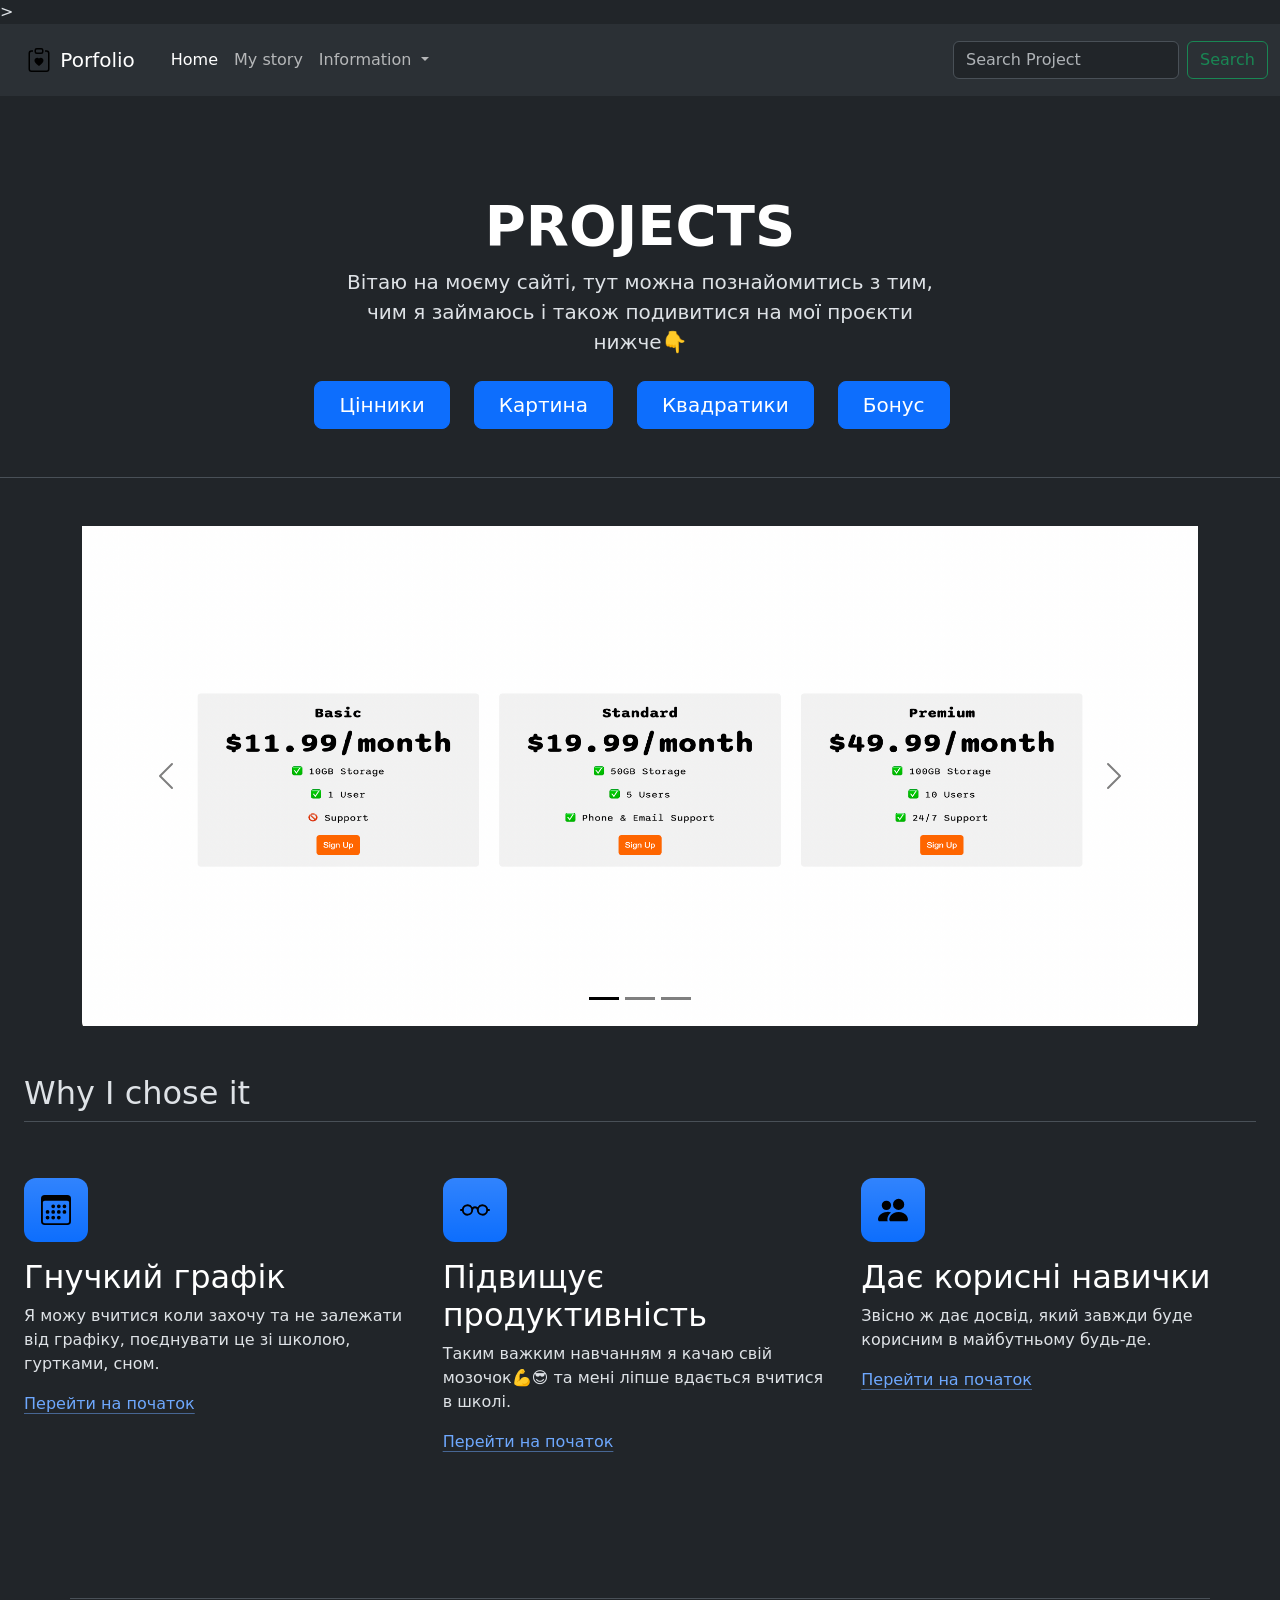
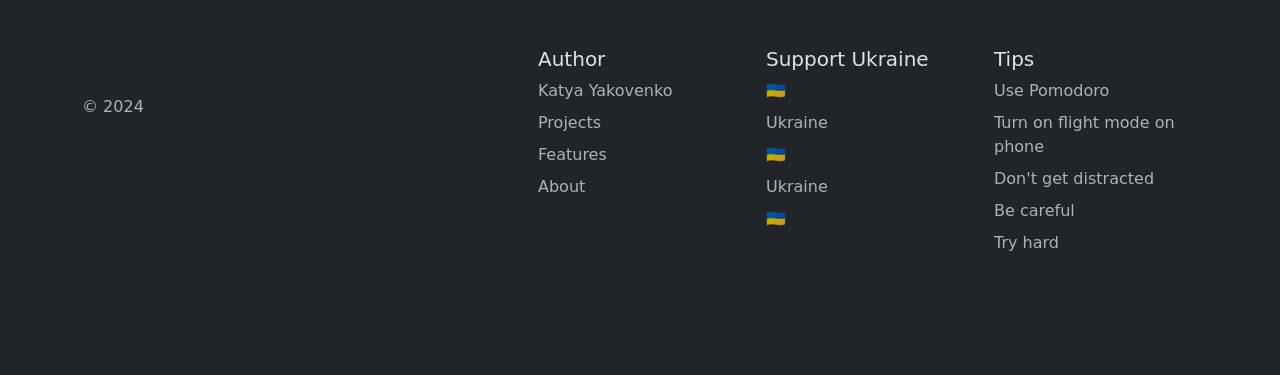
<file: index.html>
<!DOCTYPE html>
<html lang="en" data-bs-theme="dark"></html>>

<head>
  <meta charset="UTF-8">
  <meta name="viewport" content="width=device-width, initial-scale=1.0">
  <title>Updated Portfolio</title>
  <link rel="stylesheet" href="./style.css"/>
  <link href="https://cdn.jsdelivr.net/npm/bootstrap@5.3.0-alpha2/dist/css/bootstrap.min.css" rel="stylesheet"
    integrity="sha384-aFq/bzH65dt+w6FI2ooMVUpc+21e0SRygnTpmBvdBgSdnuTN7QbdgL+OapgHtvPp" crossorigin="anonymous">
  <style>
    .container img {
        height: 500px;
        width: 230px;
    }
    .feature-icon {
    width: 4rem;
    height: 4rem;
    border-radius: .75rem;
    }

  </style>
</head>

<body>
     
<nav class="navbar navbar-expand-lg bg-body-tertiary">
    <div class="container-fluid">
        <nav class="navbar bg-body-tertiary">
            <div class="container-fluid">
              <a class="navbar-brand" href="#">
                <img src="clipboard-heart.svg" alt="Logo" width="30" height="24" class="d-inline-block align-text-top">
                Porfolio
              </a>
            </div>
          </nav>
      <button class="navbar-toggler" type="button" data-bs-toggle="collapse" data-bs-target="#navbarSupportedContent" aria-controls="navbarSupportedContent" aria-expanded="false" aria-label="Toggle navigation">
        <span class="navbar-toggler-icon"></span>
      </button>
      <div class="collapse navbar-collapse" id="navbarSupportedContent">
        <ul class="navbar-nav me-auto mb-2 mb-lg-0">
          <li class="nav-item">
            <a class="nav-link active" aria-current="page" href="#">Home</a>
          </li>
          <li class="nav-item">
            <a href="My_story.html"
             class="nav-link" href="#">My story</a>
          </li>
          <li class="nav-item dropdown">
            <a class="nav-link dropdown-toggle" href="#" role="button" data-bs-toggle="dropdown" aria-expanded="false">
                Information
            </a>
            <ul class="dropdown-menu">
              <li><a href="me.html"
                class="dropdown-item" href="#">About Me</a></li>
              <li><a href="projects.html" class="dropdown-item" href="#">My projects</a></li>
              <li><hr class="dropdown-divider"></li>
              <li><a  href="contact.html" class="dropdown-item" href="#">Contact Us</a></li>
            </ul>
          </li>

        </ul>
        <form class="d-flex" role="search ">
          <input class="form-control me-2" type="search" placeholder="Search Project" aria-label="Search">
          <button class="btn btn-outline-success" type="submit">Search</button>
        </form>
      </div>
    </div>
  </nav>

  <div class="px-4 pt-5 my-5 text-center border-bottom">
    <h1 class="display-4 fw-bold text-body-emphasis">Projects</h1>
    <div class="col-lg-6 mx-auto">
      <p class="lead mb-4">Вітаю на моєму сайті, тут можна познайомитись з тим, чим я займаюсь і також подивитися на мої проєкти нижче👇</p>
      <div class="d-grid gap-2 d-sm-flex justify-content-sm-center mb-5">
        <a href="price_tags.html">
            <button class="btn btn-primary btn-lg px-4 me-sm-3">Цінники</button>
        </a>
        <a href="paint.html">
            <button class="btn btn-primary btn-lg px-4 me-sm-3">Картина</button>
        </a>
        <a href="color.html">
        <button class="btn btn-primary btn-lg px-4 me-sm-3">Квадратики </button>
        </a>
        <a href="bonus.html">
        <button class="btn btn-primary btn-lg px-4 me-sm-3">Бонус </button>
        </a>
      </div>
    </div>
    <div class="overflow-hidden" style="max-height: 30vh;">
    </div>
  </div>

  <div class="container">
    <div id="carouselExampleIndicators" class="carousel slide">
      <div class="carousel-indicators">
        <button type="button" data-bs-target="#carouselExampleIndicators" data-bs-slide-to="0" class="active"
          aria-current="true" aria-label="Slide 1"></button>
        <button type="button" data-bs-target="#carouselExampleIndicators" data-bs-slide-to="1"
          aria-label="Slide 2"></button>
        <button type="button" data-bs-target="#carouselExampleIndicators" data-bs-slide-to="2"
          aria-label="Slide 3"></button>
      </div>
      <div class="carousel-inner">
        <div class="carousel-item active">
          <img src="interesting.png" class="d-block w-100" alt="interesting">
        </div>
        <div class="carousel-item">
          <img src="paint.png" class="d-block w-100" alt="paint">
        </div>
        <div class="carousel-item">
          <img src="color.png" class="d-block w-100" alt="color">
        </div>
      </div>
      <button class="carousel-control-prev" type="button" data-bs-target="#carouselExampleIndicators"
        data-bs-slide="prev">
        <span class="carousel-control-prev-icon" aria-hidden="true"></span>
        <span class="visually-hidden">Previous</span>
      </button>
      <button class="carousel-control-next" type="button" data-bs-target="#carouselExampleIndicators"
        data-bs-slide="next">
        <span class="carousel-control-next-icon" aria-hidden="true"></span>
        <span class="visually-hidden">Next</span>
      </button>
    </div>
  </div>

  <div class="container1 px-4 py-5" id="featured-3">
    <h2 class="pb-2 border-bottom">
        Why I chose it</h2>
    <div class="row g-4 py-5 row-cols-1 row-cols-lg-3">
      <div class="feature col">
        <div class="feature-icon d-inline-flex align-items-center justify-content-center text-bg-primary bg-gradient fs-2 mb-3">
          <img src="./calendar3.svg" alt="briefcase" height="30px">
        </div>
        <h3 class="fs-2 text-body-emphasis">Гнучкий графік</h3>
        <p>Я можу вчитися коли захочу та не залежати від графіку, поєднувати це зі школою, гуртками, сном.</p>
        <a href="#" class="icon-link">
          Перейти на початок  
          <svg class="bi"><use xlink:href="#chevron-right"></use></svg>
        </a>
      </div>
      <div class="feature col">
        <div class="feature-icon d-inline-flex align-items-center justify-content-center text-bg-primary bg-gradient fs-2 mb-3">
          <img src="./eyeglasses.svg" alt="bus-front" height="30px">
        </div>
        <h3 class="fs-2 text-body-emphasis">Підвищує продуктивність </h3>
        <p>Таким важким навчанням  я качаю свій мозочок💪😎 та мені ліпше вдається вчитися в школі.</p>
        <a href="#" class="icon-link">
            Перейти на початок
          <svg class="bi"><use xlink:href="#chevron-right"></use></svg>
        </a>
      </div>
      <div class="feature col">
        <div class="feature-icon d-inline-flex align-items-center justify-content-center text-bg-primary bg-gradient fs-2 mb-3">
          <img src="./people-fill.svg" alt="chat-square-heart" height="30px">
        </div>
        <h3 class="fs-2 text-body-emphasis">Дає корисні навички</h3>
        <p>Звісно ж дає досвід, який завжди буде корисним в майбутньому будь-де.</p>
        <a href="#" class="icon-link">
            Перейти на початок
          <svg class="bi"><use xlink:href="#chevron-right"></use></svg>
        </a>
      </div>
    </div>
  </div>

  <div class="container">
    <footer class="row row-cols-1 row-cols-sm-2 row-cols-md-5 py-5 my-5 border-top">
      <div class="col mb-3">
        <a href="/" class="d-flex align-items-center mb-3 link-body-emphasis text-decoration-none">
          <svg class="bi me-2" width="40" height="32">
            <use xlink:href="#bootstrap"></use>
          </svg>
        </a>
        <p class="text-body-secondary">© 2024</p>
      </div>
  
      <div class="col mb-3">
  
      </div>
  
      <div class="col mb-3">
        <h5>Author</h5>
        <ul class="nav flex-column">
          <li class="nav-item mb-2"><a href="#" class="nav-link p-0 text-body-secondary">Katya Yakovenko</a></li>
          <li class="nav-item mb-2"><a href="#" class="nav-link p-0 text-body-secondary">Projects</a></li>
          <li class="nav-item mb-2"><a href="#" class="nav-link p-0 text-body-secondary">Features</a></li>
          <li class="nav-item mb-2"><a href="#" class="nav-link p-0 text-body-secondary">About</a></li>
        </ul>
      </div>
  
      <div class="col mb-3">
        <h5>Support Ukraine</h5>
        <ul class="nav flex-column">
          <li class="nav-item mb-2"><a href="#" class="nav-link p-0 text-body-secondary">🇺🇦</a></li>
          <li class="nav-item mb-2"><a href="#" class="nav-link p-0 text-body-secondary">Ukraine</a></li>
          <li class="nav-item mb-2"><a href="#" class="nav-link p-0 text-body-secondary">🇺🇦</a></li>
          <li class="nav-item mb-2"><a href="#" class="nav-link p-0 text-body-secondary">Ukraine</a></li>
          <li class="nav-item mb-2"><a href="#" class="nav-link p-0 text-body-secondary">🇺🇦</a></li>
        </ul>
      </div>
  
      <div class="col mb-3">
        <h5>Tips </h5>
        <ul class="nav flex-column">
          <li class="nav-item mb-2"><a href="#" class="nav-link p-0 text-body-secondary">Use Pomodoro</a></li>
          <li class="nav-item mb-2"><a href="#" class="nav-link p-0 text-body-secondary">Turn on flight mode on phone</a></li>
          <li class="nav-item mb-2"><a href="#" class="nav-link p-0 text-body-secondary">Don't get distracted</a></li>
          <li class="nav-item mb-2"><a href="#" class="nav-link p-0 text-body-secondary">Be careful</a></li>
          <li class="nav-item mb-2"><a href="#" class="nav-link p-0 text-body-secondary">Try hard</a></li>
        </ul>
      </div>
    </footer>
  </div>

  <script src="https://cdn.jsdelivr.net/npm/bootstrap@5.3.3/dist/js/bootstrap.bundle.min.js" integrity="sha384-YvpcrYf0tY3lHB60NNkmXc5s9fDVZLESaAA55NDzOxhy9GkcIdslK1eN7N6jIeHz" crossorigin="anonymous"></script>

</body> 
</html>
</file>
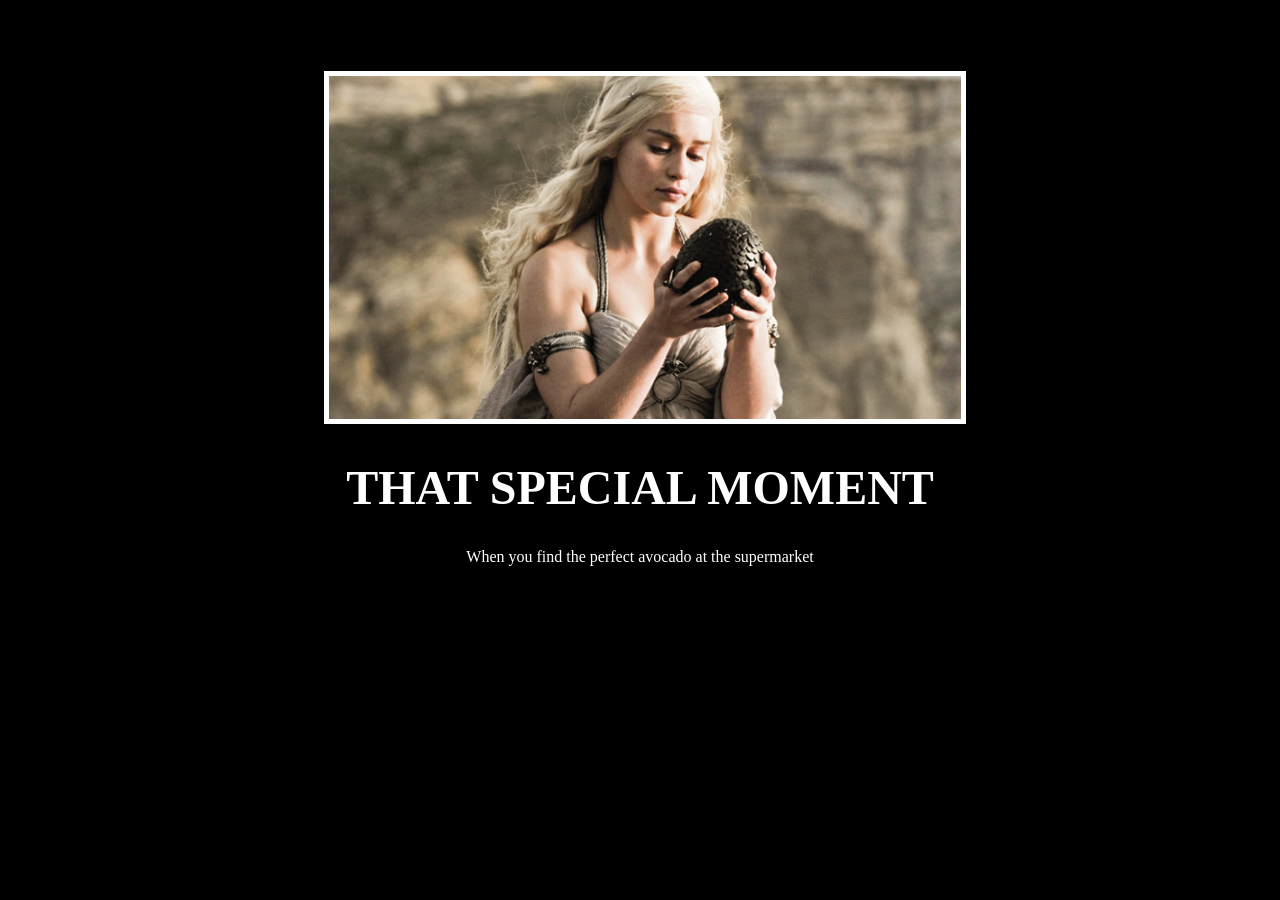
<file: bonus.html>
<!-- 
  TODO: Create a motivational post website.
Style it how ever you like. 
Look at the goal image for inspiration.
But it must have the following features:
1. The main h1 text should be using the Regular Libre Baskerville Font from Google Fonts:
  https://fonts.google.com/specimen/Libre+Baskerville
2. The text should be white and background black.
3. Add your own image into the images folder inside assets. It should have a 5px white border.
4. The text should be center aligned.
5. Create a div to contain the h1, p and img elements. Adjust the margins so that the image and text are centered on the page. 
  Hint: You horizontally center a div by giving it a width of 50% and a margin-left of 25%.
  Hint: Set the image to have a width of 100% so it fills the div. 
6. Read about the text-transform property on MDN docs to make the h1 uppercase with CSS.
  https://developer.mozilla.org/en-US/docs/Web/CSS/text-transform 
-->
  <!DOCTYPE html>
  <html lang="en">
  <head>
    <meta charset="UTF-8">
    <title>Motivation Meme</title>
    <link rel="stylesheet" type="text/css" href="./style.css"/>
  </head>
  <body>
    <div class = "poster">
      <img class ="daenerys" src="daenerys.jpeg">
      <h1>That Special Moment</h1>
      <p>When you find the perfect avocado at the supermarket</p>
    </div>
  </body>
  </html>
</file>
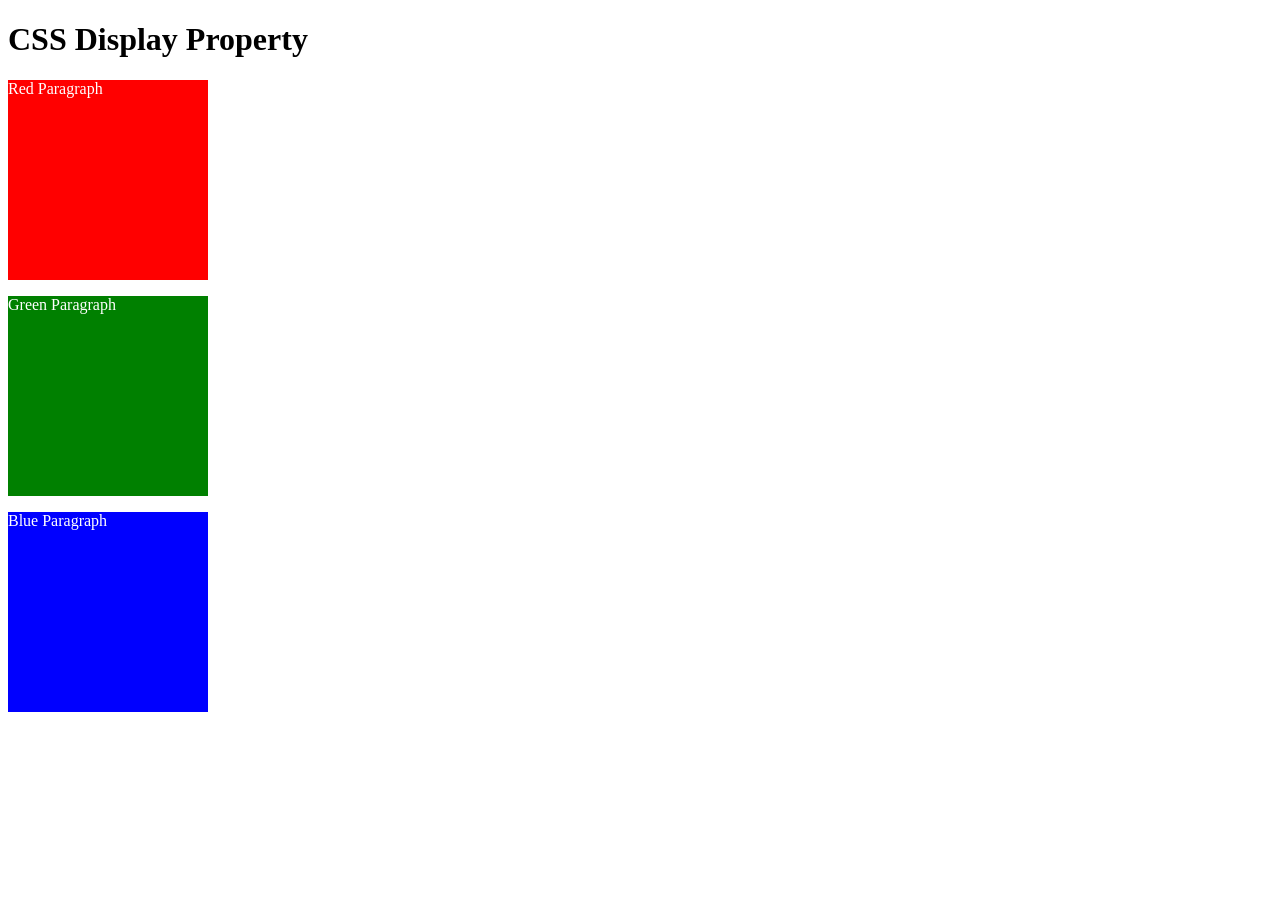
<file: color.html>
<!DOCTYPE html>
<html>

<!-- 
  TODO
1. By changing only the display property of the CSS make all 3 squares line up horizontally like in goal1 image.
2. Change only the display property to make all 3 squares line up vertically like in goal2 image. 
-->

<head>
  <title>CSS Display Property Example</title>
  <style>
    p {
      color: white;
    }

    .red {
      display: block;
      width: 200px;
      height: 200px;
      background-color: red;
    }

    .green {
      display: block;
      width: 200px;
      height: 200px;
      background-color: green;
    }

    .blue {
      display: block;
      width: 200px;
      height: 200px;
      background-color: blue;
    }
  </style>
</head>


<body>
  <h1>CSS Display Property</h1>
  <p class="red">Red Paragraph </p>
  <p class="green">Green Paragraph</p>
  <p class="blue">Blue Paragraph</p>
</body>

</html>
</file>
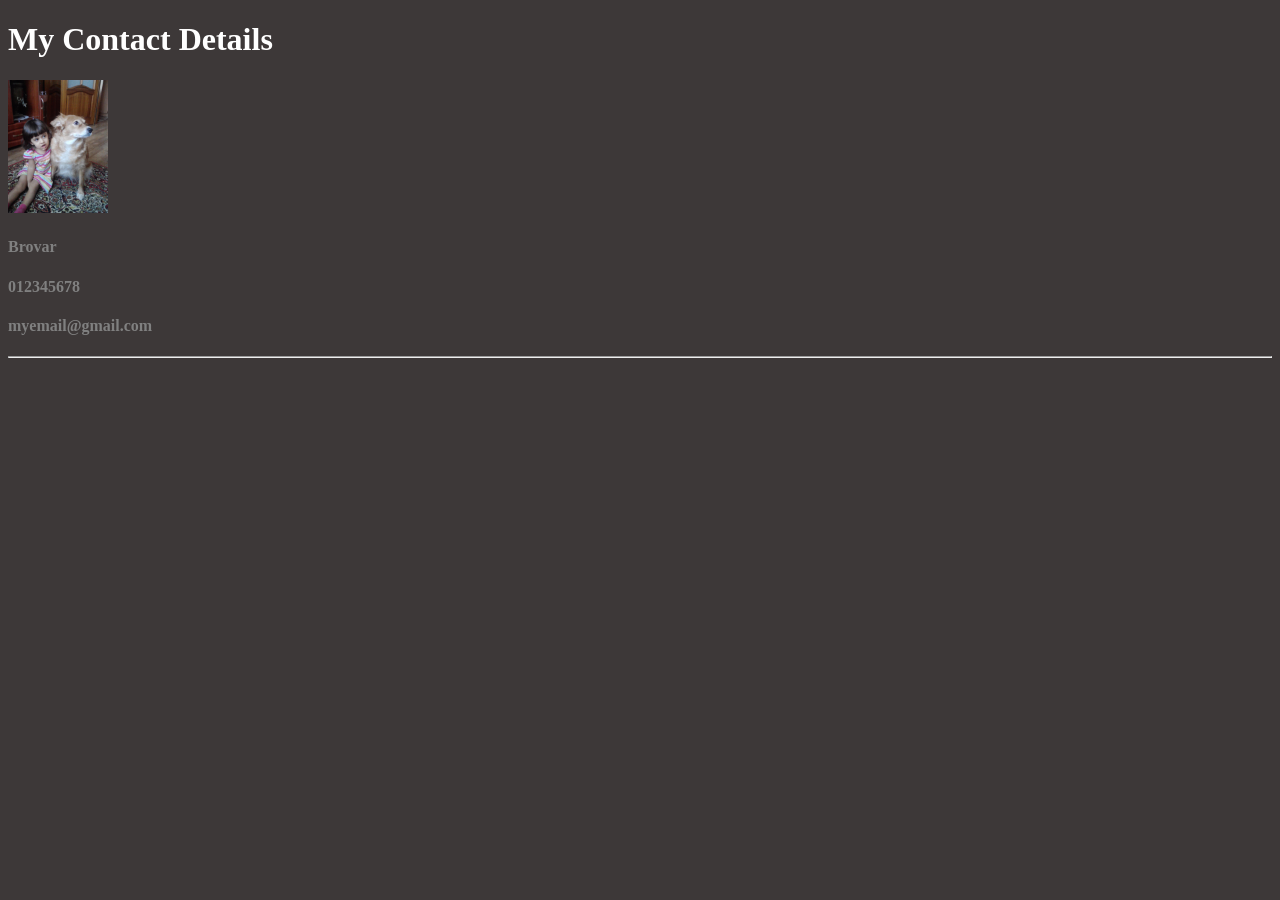
<file: contact.html>
<!DOCTYPE html>
<html lang="en">
<head>
    <meta charset="UTF-8">
    <meta name="viewport" content="width=device-width, initial-scale=1.0">
    <title>Document</title>
    <style>
        img {
            width: 100px;
        }
        body {

            background-color:rgb(61, 56, 56);
        }
        h1 {

            color: white;
        }
        h4 {

            color: gray;
        }
    </style>
</head>
<body>
    </html>
<h1>My Contact Details</h1>
<img src="me_with_dog.jpg" alt="">
<h4>Brovar</h4>
<h4>012345678</h4>
<h4>myemail@gmail.com</h4>
<hr/>
</body>
</file>
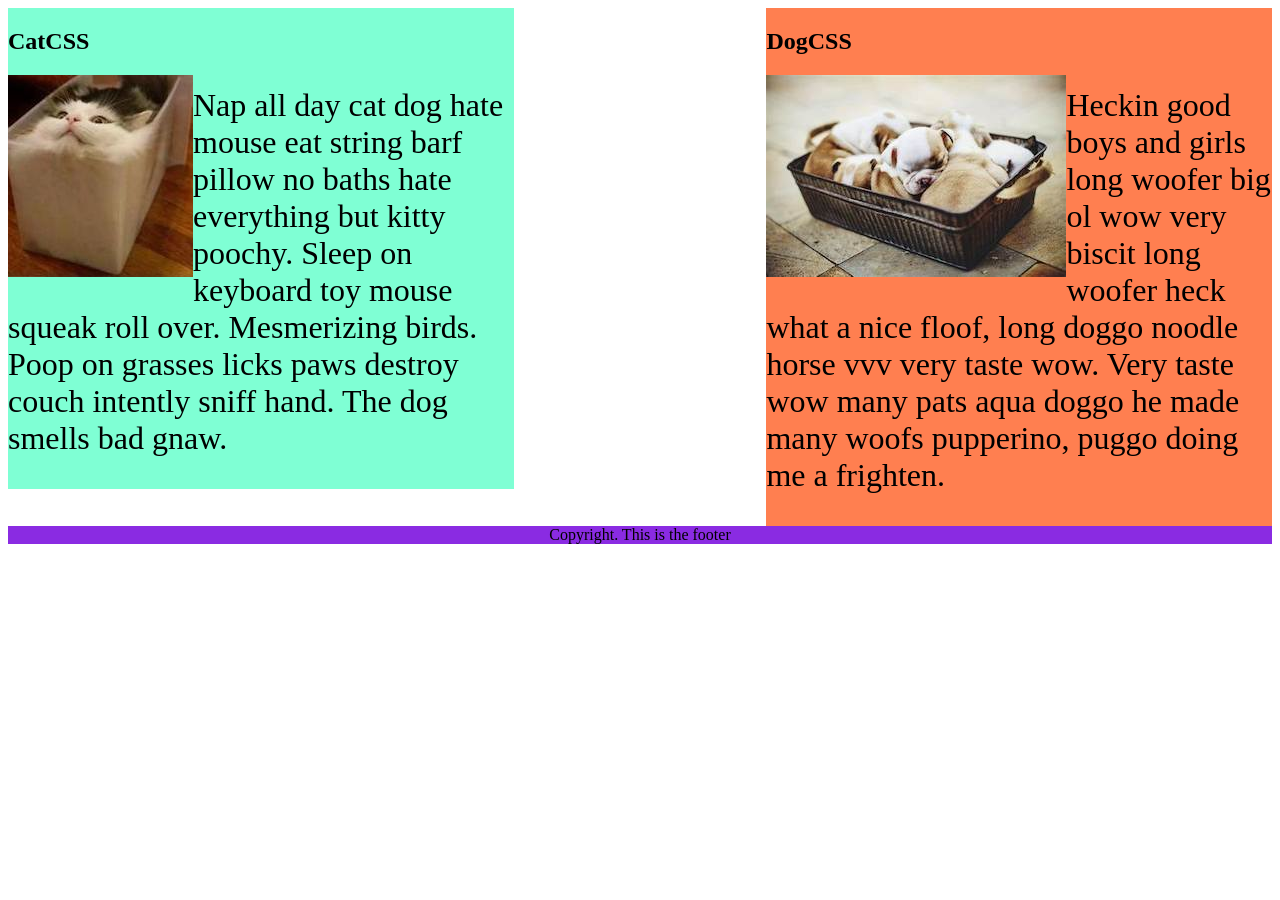
<file: css_float.html>
<!DOCTYPE html>
<html lang="en">

<!-- TODO
1. Make both paragraph elements wrap around the image.
2. Use Float to move the cat div to the left and the dog div to the right.
3. Use clear to make the footer go below both the cat and dog div. -->

<head>
  <meta charset="UTF-8">
  <title>CSS Float</title>
  <style>
    div {
      display: inline-block;
      width: 40%;
    }

    p {
      font-size: 2em;
    }

    .cat {
      float: left;
      background-color: aquamarine;
    }

    .dog {
      float: right;
      background-color: coral;
    }
    img {
      float: left;
    }

    footer {
      clear: both;
      text-align: center;
      background-color: blueviolet;
    }
  </style>
</head>

<body>
  <div class="cat">
    <h2>CatCSS</h2>

    <img src="cat.jpeg" alt="cat in a box" />
    <p class="first-paragraph">Nap all day cat dog hate mouse eat string barf pillow no baths hate everything but kitty
      poochy. Sleep on keyboard
      toy
      mouse squeak roll over. Mesmerizing birds. Poop on grasses licks paws destroy couch intently sniff hand. The dog
      smells
      bad gnaw.</p>
  </div>
  <div class="dog">
    <h2>DogCSS</h2>
    <img src="dog.jpeg" alt="dogs in a box" />
    <p class="second-paragraph">Heckin good boys and girls long woofer big ol wow very biscit long woofer heck what a
      nice
      floof, long doggo noodle
      horse vvv very taste wow. Very taste wow many pats aqua doggo he made many woofs pupperino, puggo doing me a
      frighten.</p>
  </div>

  <footer>Copyright. This is the footer</footer>
</body>

</html>
</file>
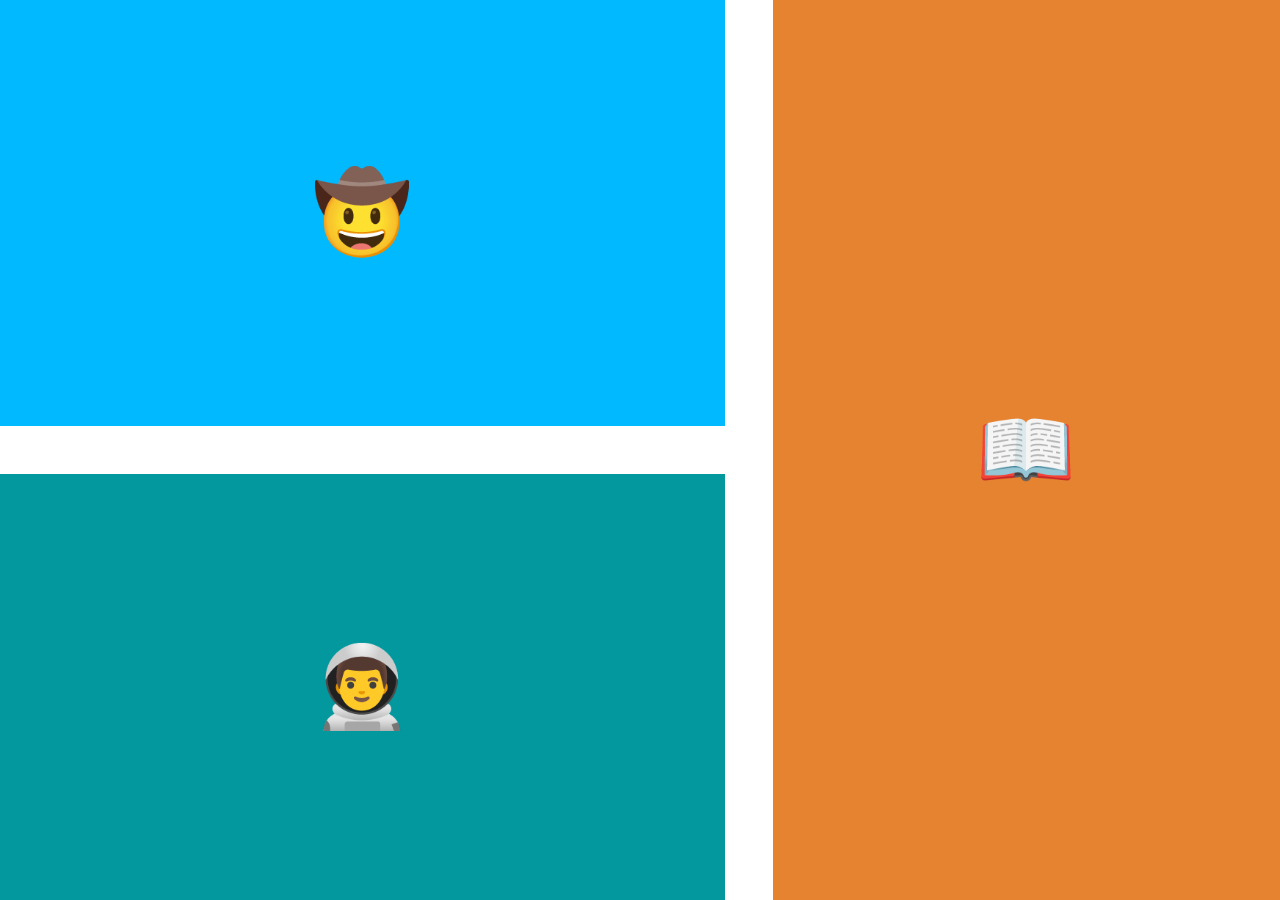
<file: exercise3.html>
<!DOCTYPE html>
<html lang="en">

<head>
  <meta charset="UTF-8">
  <meta name="viewport" content="width=device-width, initial-scale=1.0">
  <title>Grid Placement</title>
  <style>
    body {
      padding: 0;
      margin: 0;
    }

    .container {
      height: 100vh;
      display: grid;
      gap: 3rem;
      grid-template-columns: 1fr 1fr 1.5fr;
      grid-template-rows: 1fr 1fr;
    }

    .item {
      font-size: 5rem;
      color: white;
      font-family: Arial, Helvetica, sans-serif;
      background-color: blueviolet;
      display: flex;
      align-items: center;
      justify-content: center;

    }

    .cowboy {
      background-color: #00B9FF;
      grid-column: span 2;
    }

    .astronaut {
      background-color: #03989E;
      order: 1;
      grid-area: 2 / 1 / 3 / 3;
    }

    .book {
      background-color: #E58331;
      grid-row: span 2;
      /* TODO: Make the book div look like 
      the goal3 image using grid-row. */
    }
  </style>
</head>

<body>
  <div class="container">
    <div class="item cowboy">🤠</div>
    <div class="item astronaut">👨‍🚀</div>
    <div class="item book">📖</div>
  </div>
</body>

</html>
</file>
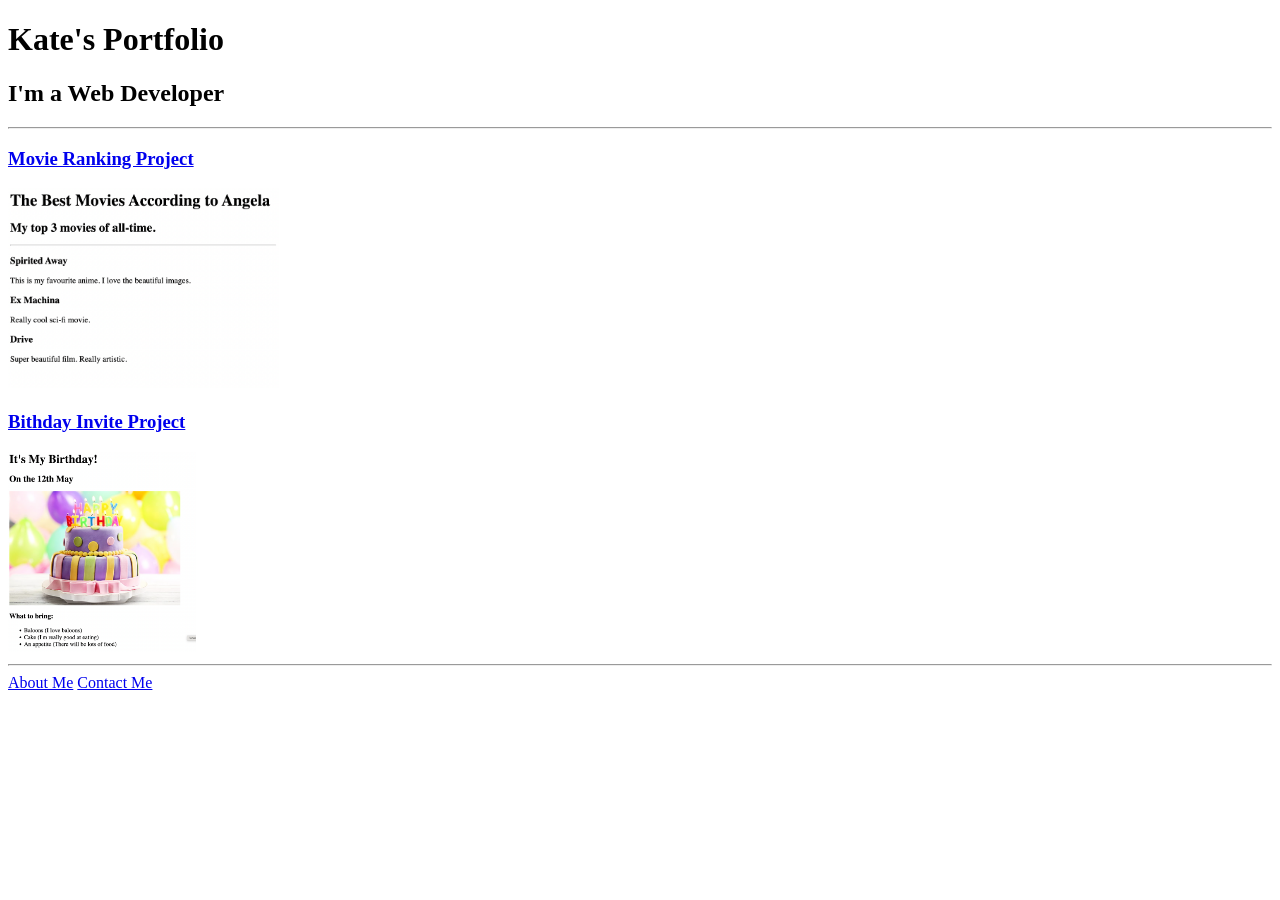
<file: first_portfolio.html>
<!-- TODO 1: Create the HTML Boilerplate -->

<!-- TODO 2: Add Your previous projects' HTML into the public folder -->

<!-- TODO 3: Take screenshots of your project previews and add the images to the images folder -->

<!-- TODO 4: Add titles/subtitles etc. -->

<!-- TODO 5: Add a link to the project pages -->

<!-- TODO 6: Add images to show the project previews
HINT for TODO 6: You can use the height attribute set to 200 to make the image smaller:
https://developer.mozilla.org/en-US/docs/Web/HTML/Element/img#attr-height -->

<!-- TODO 7: Add the Contact Me and About Me page links -->
 <!DOCTYPE html>
 <html lang="en">
 <head>
    <title>Kate's Portfolio</title>
 </head>
 <body>
    <h1>Kate's Portfolio</h1>
    <h2>I'm a Web Developer</h2>
    <hr />
    <h3><a href="./public/movie-ranking.html">Movie Ranking Project</a></h3>
    <img src="movie-ranking.png" height=200 alt="My top 3 movies">
    <h3><a href="birthday-invite.html">Bithday Invite Project</a></h3>
    <img src="birthday-invite.png"height=200 alt="Invite for Birthday">
    <hr />
    <a href="about.html">About Me</a>
    <a href="contact.html">Contact Me</a>

 </body>
 </html>
</file>
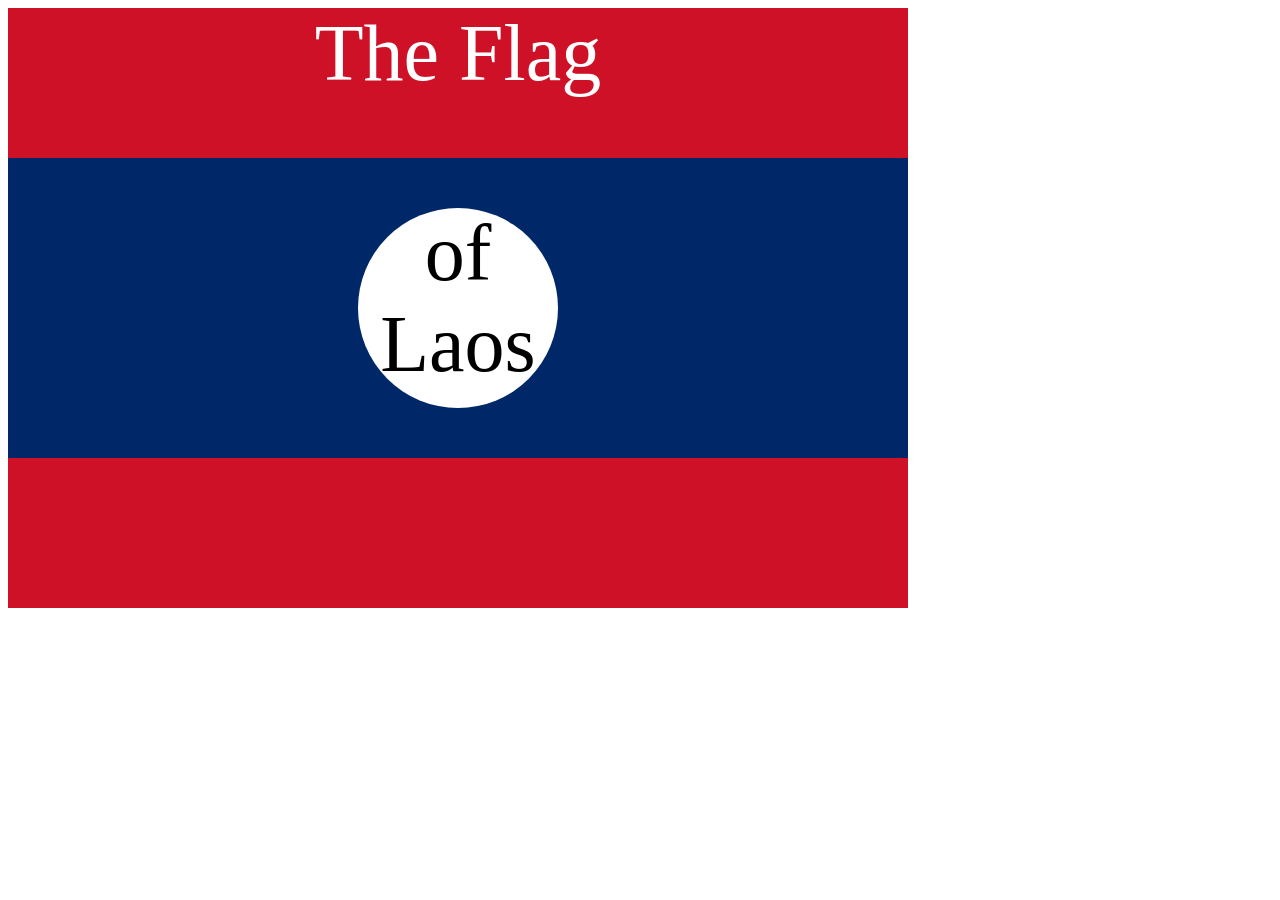
<file: flag.html>
<!DOCTYPE html>
<html lang="en">

<head>
  <meta charset="UTF-8">
  <title>CSS Flag Project</title>
  <style>
    /* Write your CSS Code here */
    .flag {
      width: 900px;
      height: 600px;
      position: relative;
      background-color: #ce1126;
    }
    .flag > div {
      height: 300px;
      background-color: #002868;
      position: absolute;
      width: 100%;
      top: 150px;
    }
    .flag > div > div {
      border-radius: 50%;
      position: absolute;
      background-color: white;
      height: 200px;
      width: 200px;
      left: 350px;
      top: 50px;
    }
    p {
      text-align: center;
      font-size: 5rem;
      padding: 0;
      margin: 0;
      color: white;
    }
    .flag >div div p{
      color: black;
    }
  </style>
</head>

<!-- 
  IMPORTANT! Do not change any HTML
Don't add any classes/ids/elements 
Use what you know about combining selectors 
and CSS specificity instead.
Hint 1: The flag is 900px by 600px and the circle is 200px by 200px.
Hint 2: You can use CSS inspection to get the colors from
https://appbrewery.github.io/flag-of-laos/
-->

<body>
  <div class="flag">
    <p>The Flag</p>
    <div>
      <div>
        <p>of Laos</p>
      </div>
    </div>
  </div>
</body>

</html>
</file>
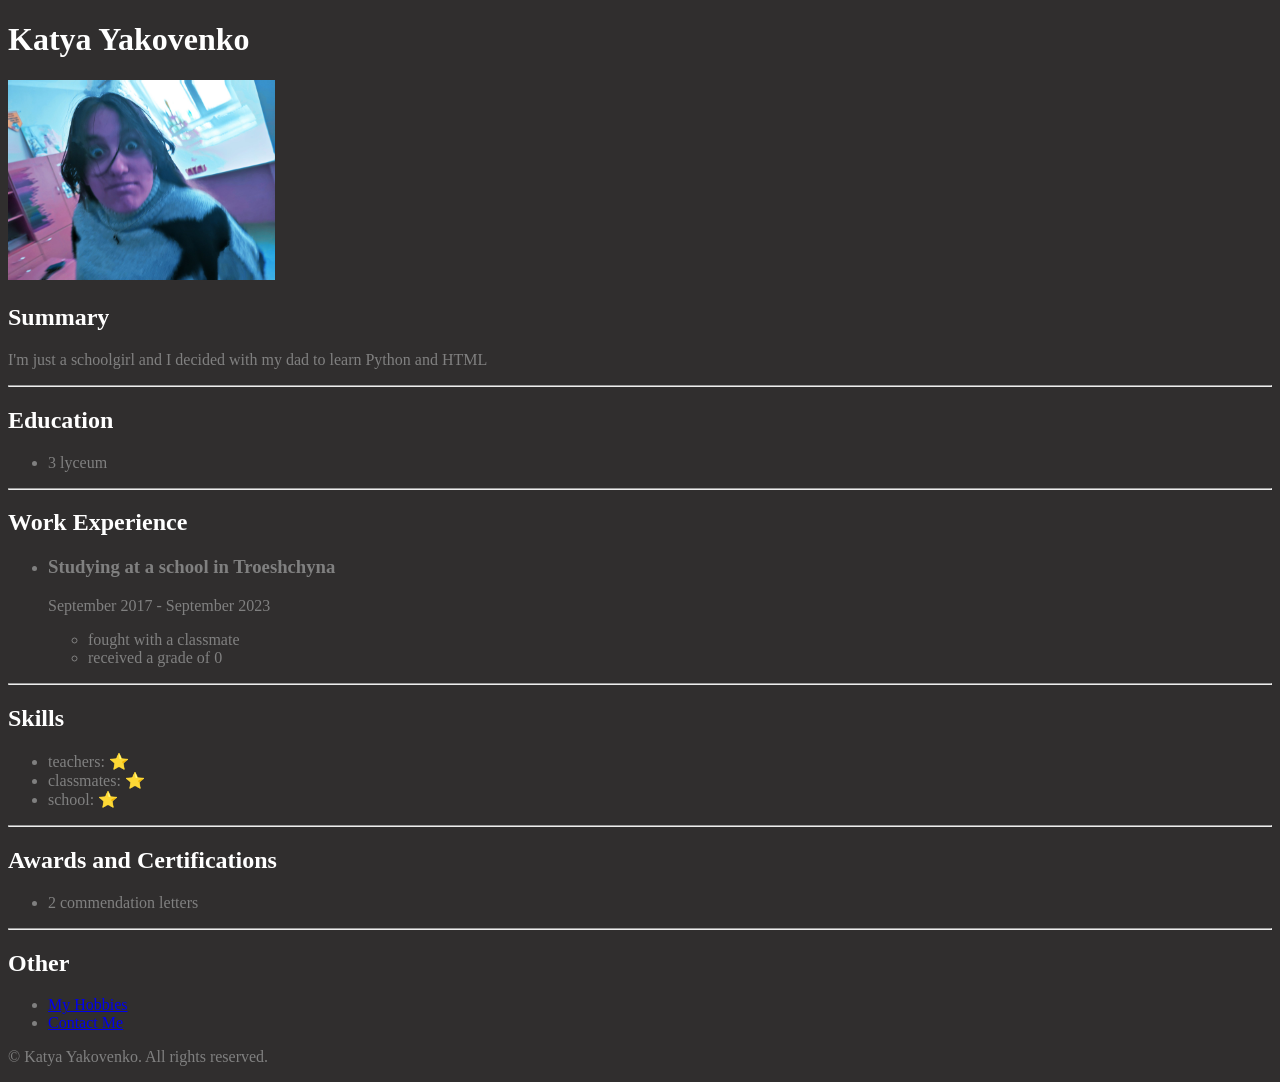
<file: me.html>
<!DOCTYPE html>
<html lang="en" >
<head>

    <title>My Resume</title>

</head>
<style>
    body {
        background-color: rgb(48, 46, 46);
        color:grey
    }
    h1 {
        color: white;
    }
    h2 {
        color: white;
    }
</style>

<body>
    <h1>Katya Yakovenko</h1>
    <img src="me.jpg" height="200" alt="me">
    <h2>Summary</h2>
    <p>I'm just a schoolgirl and I decided with my dad to learn Python and HTML</p>
    <hr/>
    <h2>Education</h2>
    <ul>
        <li> 3 lyceum</li>
    </ul>
    <hr/>
    <h2>Work Experience</h2>
    <ul>
        <li><h3>Studying at a school in Troeshchyna</h3></li>
        <p>September 2017 - September 2023</p>
        <ul>
            <li>fought with a classmate</li>
            <li>received a grade of 0</li>
        </ul>
    </ul>
    <hr/>
    <h2>Skills</h2>
    <ul>
        <li>teachers: ⭐️</li>
        <li>classmates: ⭐️</li>
        <li>school: ⭐️</li>
    </ul>
    <hr/>
    <h2>Awards and Certifications</h2>
    <ul>
        <li>2 commendation letters</li>
    </ul>
    <hr/>
    <h2>Other</h2>
    <ul>
        <li><a href="hobby.html"> My Hobbies</a></li>
        <li><a href="contact.html">Contact Me</a></li>
    </ul>
    <p>© Katya Yakovenko. All rights reserved.</p>
</body>
</html>
</file>
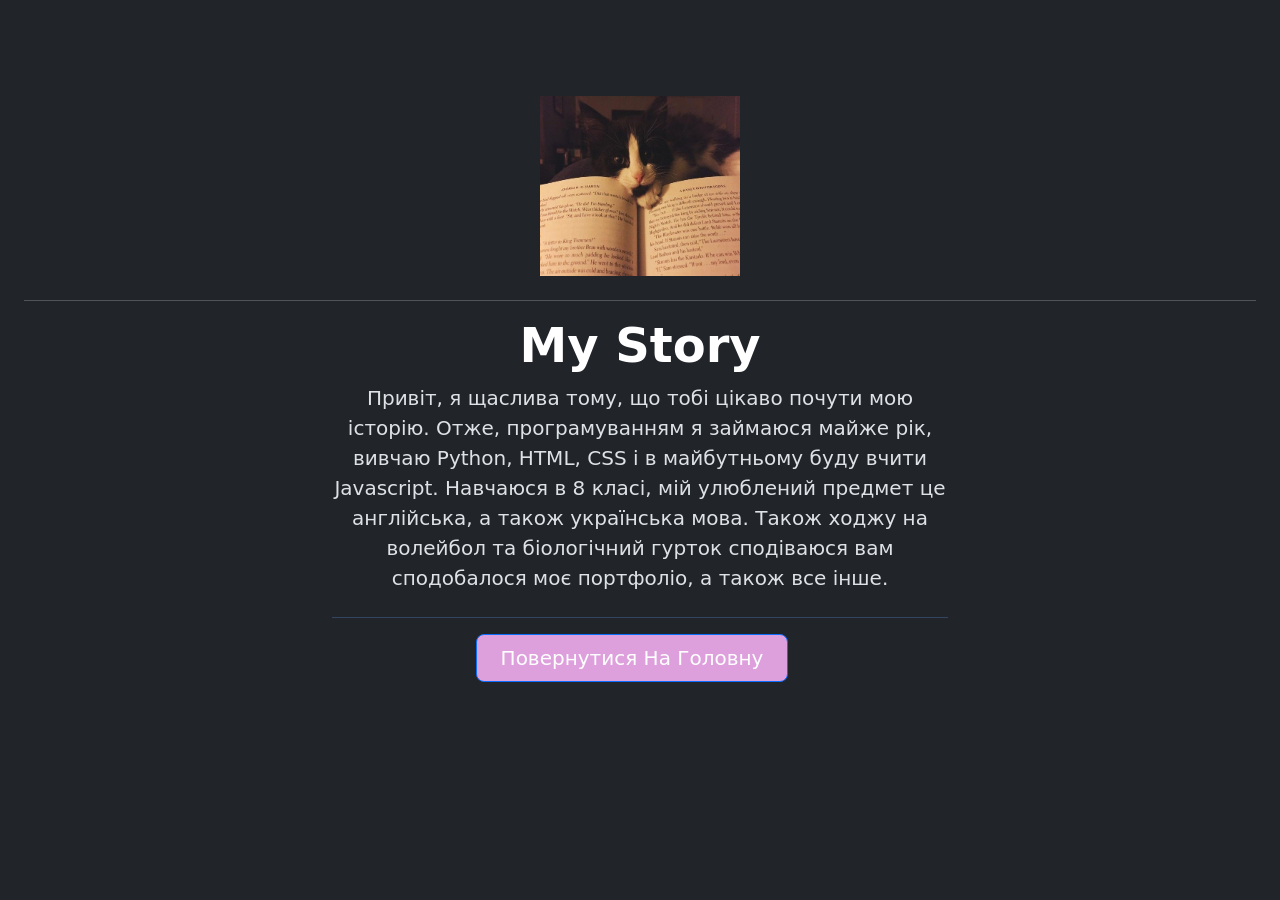
<file: My_story.html>
<!DOCTYPE html>
<html lang="en" data-bs-theme="dark">
<head>
    <meta charset="UTF-8">
    <meta name="viewport" content="width=device-width, initial-scale=1.0">
    <title>My story</title>
    <link href="https://cdn.jsdelivr.net/npm/bootstrap@5.3.3/dist/css/bootstrap.min.css" rel="stylesheet" integrity="sha384-QWTKZyjpPEjISv5WaRU9OFeRpok6YctnYmDr5pNlyT2bRjXh0JMhjY6hW+ALEwIH" crossorigin="anonymous">
</head>
<style>
     .btn-primary {
        background-color: plum;
    }
</style>
<body>

    <div class="px-4 py-5 my-5 text-center">
        <img class="d-block mx-auto mb-4" src="cat_with_book.jpg" alt="" width="200" height="180">
        <hr>
        <h1 class="display-5 fw-bold text-body-emphasis">My Story</h1>
        <div class="col-lg-6 mx-auto">
          <p class="lead mb-4">Привіт, я щаслива тому, що тобі цікаво почути мою історію. Отже, програмуванням я займаюся майже рік, вивчаю Python, HTML, CSS і в майбутньому буду вчити Javascript. Навчаюся в 8 класі, мій улюблений предмет це англійська, а також українська мова. Також ходжу на волейбол та біологічний гурток сподіваюся вам сподобалося моє портфоліо, а також все інше. </p>
          <a href="index.html">
        <hr>
            <button class="btn btn-primary btn-lg px-4 me-sm-3">Повернутися На Головну</button>
        </a> 

        </div>
      </div>
      <script src="https://cdn.jsdelivr.net/npm/bootstrap@5.3.3/dist/js/bootstrap.bundle.min.js" integrity="sha384-YvpcrYf0tY3lHB60NNkmXc5s9fDVZLESaAA55NDzOxhy9GkcIdslK1eN7N6jIeHz" crossorigin="anonymous"></script>
</body>
</html>
</file>
<file: style.css>
body{
    background-color: black;
}
h1 {
    text-transform: uppercase;
    font-size: 3rem;
}

.poster {
    font-family: "Libre Baskerville", serif;
    text-align: center;
    color: white;
    width: 50%;
    margin-left: 25%;

}
.daenerys{
    border: 5px solid white;
    width: 100%;
    margin-top: 10%;
    
}
</file>
